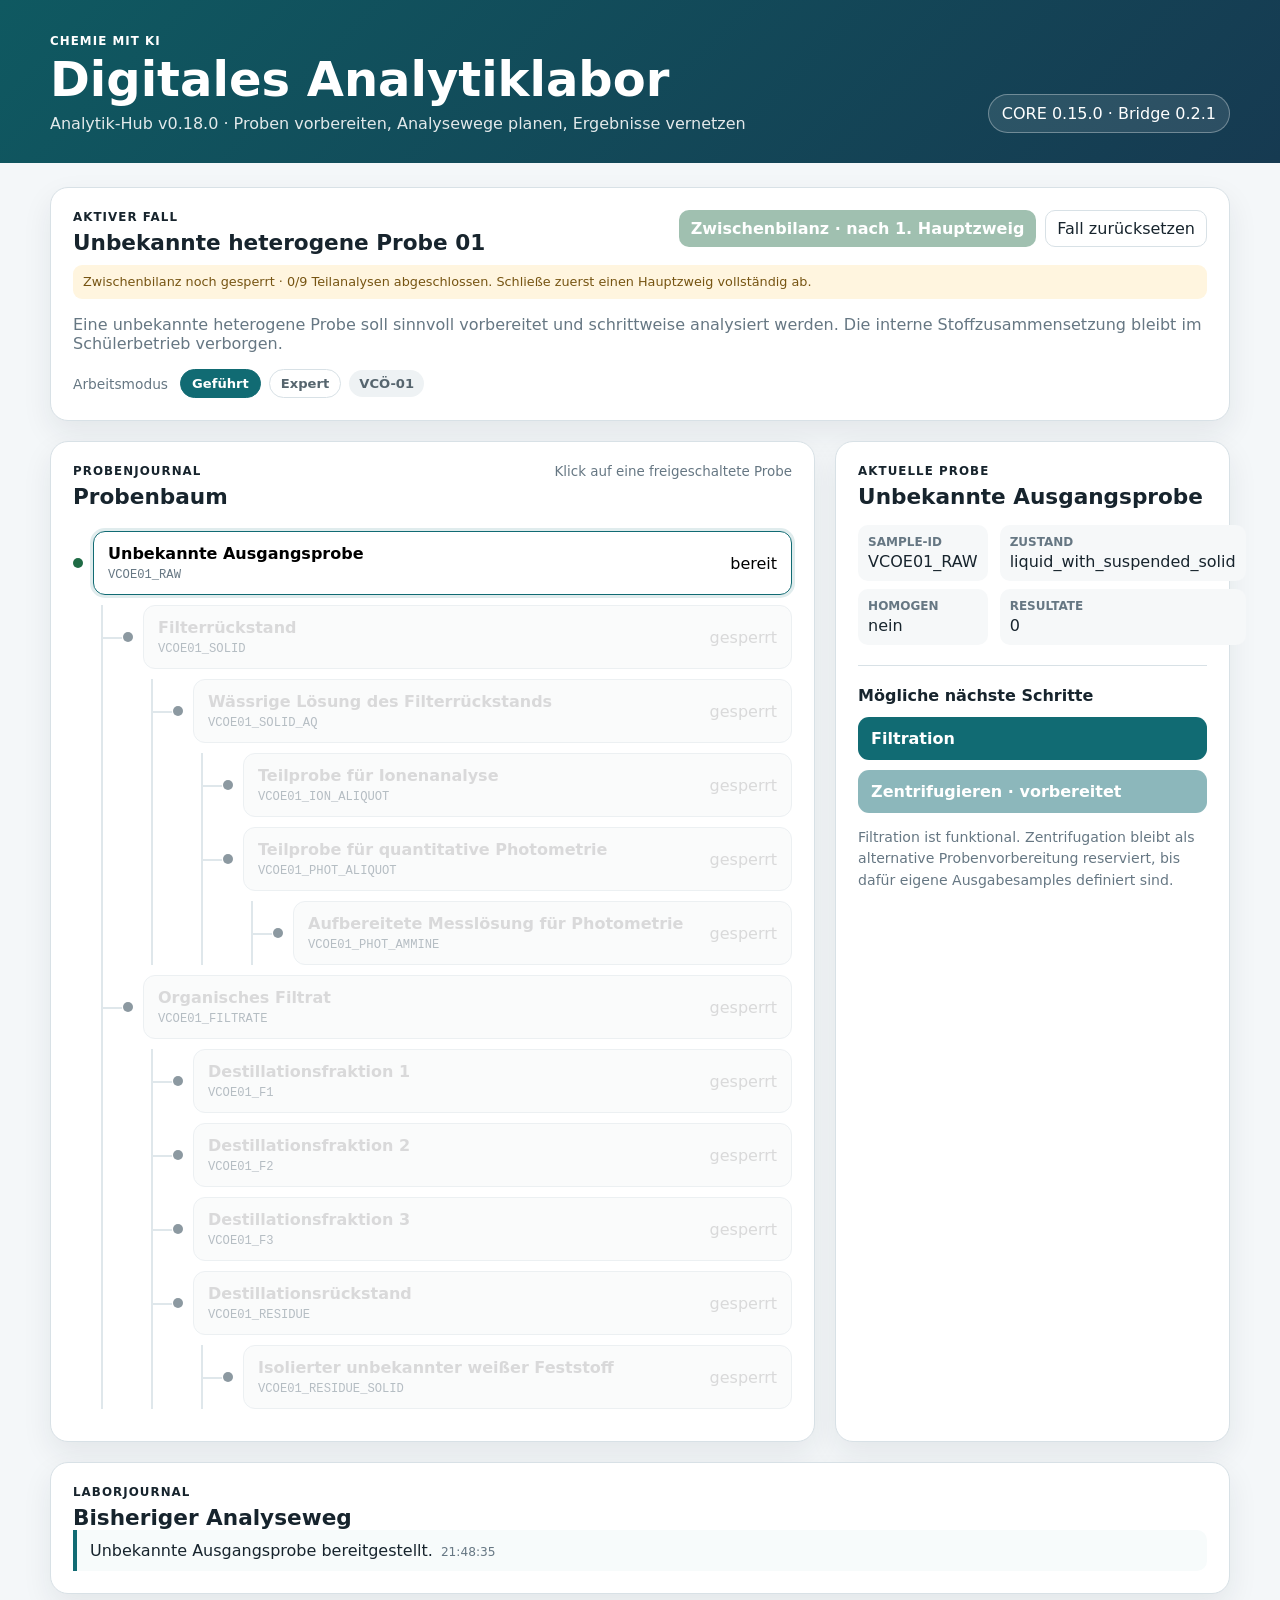
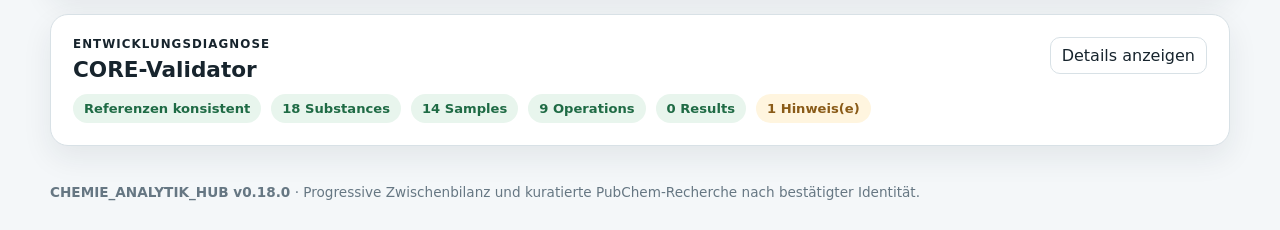
<file: index.html>
<!doctype html>
<html lang="de">
<head>
  <meta charset="utf-8">
  <meta name="viewport" content="width=device-width, initial-scale=1">
  <meta name="description" content="CHEMIE mit KI – Digitales Analytiklabor: Test-Hub für vernetzte Proben- und Analysedaten.">
  <title>CHEMIE mit KI – Digitales Analytiklabor</title>
  <link rel="stylesheet" href="styles.css?v=0.18.0">
</head>
<body>
  <header class="hero">
    <div class="wrap hero-inner">
      <div>
        <p class="eyebrow">CHEMIE mit KI</p>
        <h1>Digitales Analytiklabor</h1>
        <p class="subtitle">Analytik-Hub v0.18.0 · Proben vorbereiten, Analysewege planen, Ergebnisse vernetzen</p>
      </div>
      <div class="version-badge" id="schemaBadge">CORE …</div>
    </div>
  </header>

  <main id="workArea" class="wrap layout">
    <section class="card intro" aria-labelledby="caseTitle">
      <div class="section-head">
        <div>
          <p class="kicker">Aktiver Fall</p>
          <h2 id="caseTitle">Lade Daten …</h2>
        </div>
        <div class="case-head-actions">
          <button class="summary-open-btn" id="summaryOpenBtn" type="button" disabled>Zwischenbilanz</button>
          <button class="ghost" id="resetBtn" type="button">Fall zurücksetzen</button>
        </div>
      </div>
      <div id="summaryMissing" class="summary-missing" hidden></div>
      <p id="caseDescription" class="muted"></p>
      <div class="mode-row" aria-label="Arbeitsmodus">
        <span class="label">Arbeitsmodus</span>
        <button id="guidedModeBtn" class="mode-switch active" type="button" aria-pressed="true">Geführt</button>
        <button id="expertModeBtn" class="mode-switch" type="button" aria-pressed="false">Expert</button>
        <span class="pill">VCÖ-01</span>
      </div>
    </section>

    <section class="card tree-card" aria-labelledby="treeTitle">
      <div class="section-head">
        <div>
          <p class="kicker">Probenjournal</p>
          <h2 id="treeTitle">Probenbaum</h2>
        </div>
        <span class="muted small">Klick auf eine freigeschaltete Probe</span>
      </div>
      <div id="sampleTree" class="sample-tree" aria-live="polite"></div>
    </section>

    <aside class="card detail-card" aria-labelledby="detailTitle">
      <p class="kicker">Aktuelle Probe</p>
      <h2 id="detailTitle">–</h2>
      <div id="sampleMeta" class="meta-grid"></div>
      <div class="divider"></div>
      <h3 id="actionsTitle">Mögliche nächste Schritte</h3>
      <div id="actions" class="actions"></div>
      <p id="actionHint" class="hint"></p>
      <div id="resultGuidance" hidden></div>
    </aside>

    <section class="card journal-card" aria-labelledby="journalTitle">
      <div class="section-head">
        <div>
          <p class="kicker">Laborjournal</p>
          <h2 id="journalTitle">Bisheriger Analyseweg</h2>
        </div>
      </div>
      <div id="journal" class="journal"></div>
    </section>

    <section class="card validator-card" aria-labelledby="validatorTitle">
      <div class="section-head">
        <div>
          <p class="kicker">Entwicklungsdiagnose</p>
          <h2 id="validatorTitle">CORE-Validator</h2>
        </div>
        <button class="ghost" id="toggleDiag" type="button">Details anzeigen</button>
      </div>
      <div id="validatorSummary" class="validator-summary"></div>
      <pre id="validatorDetails" class="diag hidden"></pre>
    </section>
  </main>

  <main id="caseSummary" class="wrap case-summary hidden" aria-labelledby="summaryTitle">
    <section class="summary-hero">
      <div>
        <p class="kicker">VCÖ-01 · Abschluss</p>
        <h2 id="summaryTitle">Gesamtübersicht der Analyse</h2>
        <p id="summaryLead" class="summary-lead"></p>
      </div>
      <div class="summary-hero-actions">
        <span id="summaryStatusBadge" class="summary-status-badge"></span>
        <div class="summary-export-actions">
          <button id="summarySaveBtn" class="summary-export-btn" type="button">Bericht speichern (.md)</button>
          <button id="summaryPrintBtn" class="summary-export-btn" type="button">Drucken / PDF</button>
        </div>
        <button id="summaryBackBtn" class="summary-back-btn" type="button">Zurück zum Arbeitsbereich</button>
      </div>
    </section>

    <section class="summary-section">
      <div class="summary-section-head">
        <div>
          <p class="kicker">Analytische Route</p>
          <h3>Vom unbekannten Gemisch zu belastbaren Ergebnissen</h3>
        </div>
        <span id="summaryCompletion" class="summary-completion"></span>
      </div>
      <div id="summaryRoutes" class="summary-routes"></div>
    </section>

    <section class="summary-section">
      <div class="summary-section-head">
        <div>
          <p class="kicker">Identifizierte Bestandteile</p>
          <h3>Was wurde in der Probe nachgewiesen?</h3>
        </div>
      </div>
      <div id="summaryComponents" class="summary-components"></div>
    </section>

    <section class="summary-section">
      <div class="summary-section-head">
        <div>
          <p class="kicker">Beweisketten</p>
          <h3>Warum gelten die Identitäten als bestätigt?</h3>
        </div>
      </div>
      <div id="summaryEvidence" class="summary-evidence"></div>
    </section>

    <section class="summary-section">
      <div class="summary-section-head">
        <div>
          <p class="kicker">Quantitative Ergebnisse</p>
          <h3>Welche Mengen wurden bestimmt?</h3>
        </div>
      </div>
      <div id="summaryQuant" class="summary-quant"></div>
    </section>

    <section class="summary-section summary-conclusion">
      <div class="summary-section-head">
        <div>
          <p class="kicker">Abschließende Bewertung</p>
          <h3>Der Analysefall als Ganzes</h3>
        </div>
      </div>
      <div id="summaryAssessment" class="summary-assessment"></div>
      <div class="summary-report">
        <h4>Protokollhilfe · Kurzfassung</h4>
        <p id="summaryReportText"></p>
      </div>
    </section>
  </main>

  <footer class="footer">
    <div class="wrap">
      <strong>CHEMIE_ANALYTIK_HUB v0.18.0</strong>
      <span> · Progressive Zwischenbilanz und kuratierte PubChem-Recherche nach bestätigter Identität.</span>
    </div>
  </footer>

  <script src="bridge/chemie-analytik-bridge.js"></script>
  <script src="app.js?v=0.18.0" defer></script>
</body>
</html>
</file>
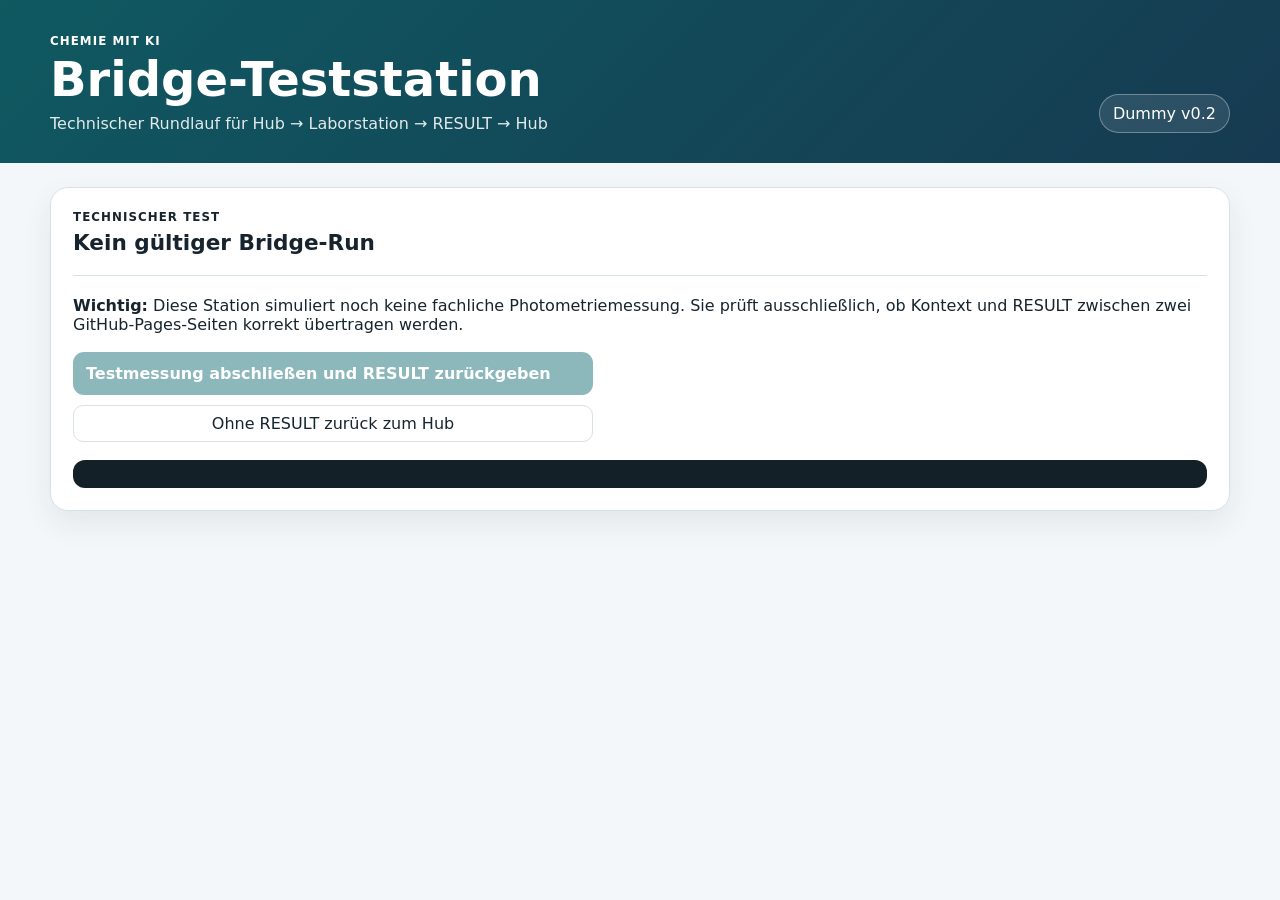
<file: dummy-lab.html>
<!doctype html>
<html lang="de">
<head>
  <meta charset="utf-8">
  <meta name="viewport" content="width=device-width, initial-scale=1">
  <title>CHEMIE mit KI – Bridge-Teststation</title>
  <link rel="stylesheet" href="styles.css">
</head>
<body>
  <header class="hero">
    <div class="wrap hero-inner">
      <div>
        <p class="eyebrow">CHEMIE mit KI</p>
        <h1>Bridge-Teststation</h1>
        <p class="subtitle">Technischer Rundlauf für Hub → Laborstation → RESULT → Hub</p>
      </div>
      <div class="version-badge">Dummy v0.2</div>
    </div>
  </header>
  <main class="wrap" style="padding:24px 0 38px">
    <section class="card">
      <p class="kicker">Technischer Test</p>
      <h2 id="title">Lade Run …</h2>
      <p class="muted" id="meta"></p>
      <div class="divider"></div>
      <p><strong>Wichtig:</strong> Diese Station simuliert noch keine fachliche Photometriemessung. Sie prüft ausschließlich, ob Kontext und RESULT zwischen zwei GitHub-Pages-Seiten korrekt übertragen werden.</p>
      <div class="actions" style="max-width:520px;margin-top:18px">
        <button class="action-btn" id="completeBtn" type="button">Testmessung abschließen und RESULT zurückgeben</button>
        <button class="ghost" id="cancelBtn" type="button">Ohne RESULT zurück zum Hub</button>
      </div>
      <pre id="details" class="diag" style="margin-top:18px"></pre>
    </section>
  </main>
  <script src="bridge/chemie-analytik-bridge.js"></script>
  <script src="dummy-lab.js"></script>
</body>
</html>
</file>
<file: styles.css>
:root {
  --bg: #f4f7f9;
  --panel: #ffffff;
  --ink: #17242d;
  --muted: #667783;
  --line: #d8e1e6;
  --accent: #116b73;
  --accent-soft: #e7f4f4;
  --accent-2: #8a5b18;
  --warn-soft: #fff5df;
  --ok: #1f6b45;
  --ok-soft: #e8f5ed;
  --locked: #8c99a1;
  --shadow: 0 12px 30px rgba(23, 36, 45, 0.08);
}
* { box-sizing: border-box; }
html { color-scheme: light; }
body {
  margin: 0;
  font-family: Inter, ui-sans-serif, system-ui, -apple-system, BlinkMacSystemFont, "Segoe UI", sans-serif;
  color: var(--ink);
  background: var(--bg);
}
button { font: inherit; }
.wrap { width: min(1180px, calc(100% - 32px)); margin-inline: auto; }
.hero {
  background: linear-gradient(135deg, #0f5961, #163a51);
  color: #fff;
  padding: 34px 0 30px;
}
.hero-inner { display: flex; justify-content: space-between; align-items: end; gap: 24px; }
.eyebrow, .kicker { margin: 0 0 6px; font-weight: 800; letter-spacing: .09em; text-transform: uppercase; font-size: .74rem; }
.hero h1 { margin: 0; font-size: clamp(2rem, 4vw, 3rem); line-height: 1.05; }
.subtitle { margin: 10px 0 0; opacity: .88; max-width: 760px; }
.version-badge { padding: 9px 13px; border: 1px solid rgba(255,255,255,.32); border-radius: 999px; background: rgba(255,255,255,.1); white-space: nowrap; }
.layout {
  display: grid;
  grid-template-columns: minmax(0, 1.55fr) minmax(300px, .8fr);
  gap: 20px;
  padding: 24px 0 38px;
}
.card { background: var(--panel); border: 1px solid var(--line); border-radius: 18px; box-shadow: var(--shadow); padding: 22px; }
.intro, .validator-card { grid-column: 1 / -1; }
.tree-card { min-height: 460px; }
.journal-card { grid-column: 1 / -1; }
.section-head { display: flex; justify-content: space-between; align-items: start; gap: 16px; }
h2 { margin: 0; font-size: 1.35rem; }
h3 { margin: 0 0 12px; font-size: 1rem; }
.muted { color: var(--muted); }
.small { font-size: .84rem; }
.mode-row { display: flex; gap: 8px; flex-wrap: wrap; align-items: center; margin-top: 16px; }
.label { color: var(--muted); font-size: .86rem; margin-right: 4px; }
.pill { background: #eef2f4; color: #56656e; border-radius: 999px; padding: 6px 10px; font-size: .82rem; font-weight: 700; }
.pill.active { background: var(--accent-soft); color: var(--accent); }
.mode-switch{border:1px solid var(--line);background:#fff;color:#56656e;border-radius:999px;padding:6px 11px;font-size:.82rem;font-weight:800;cursor:pointer}
.mode-switch:hover{border-color:#8bbdc0;background:#fbfefe}
.mode-switch.active{background:var(--accent);border-color:var(--accent);color:#fff}
.expert-mode .hint{min-height:0}
.expert-mode .detail-card .hint:empty{display:none}
.expert-mode .guidance-box.expert-compact p{margin-bottom:0}

.ghost { border: 1px solid var(--line); background: #fff; color: var(--ink); border-radius: 10px; padding: 8px 11px; cursor: pointer; }
.ghost:hover { border-color: #aebcc4; background: #f8fafb; }
.sample-tree { padding-top: 12px; }
.tree-node { position: relative; margin-left: 0; }
.tree-children { margin-left: 28px; padding-left: 20px; border-left: 2px solid #dfe7eb; }
.node-row { position: relative; display: flex; align-items: center; gap: 10px; margin: 10px 0; }
.tree-children > .tree-node > .node-row::before { content: ""; position: absolute; width: 19px; border-top: 2px solid #dfe7eb; left: -20px; top: 50%; }
.sample-btn { width: 100%; text-align: left; border: 1px solid var(--line); background: #fff; border-radius: 12px; padding: 12px 14px; cursor: pointer; display: flex; justify-content: space-between; gap: 16px; align-items: center; }
.sample-btn:hover:not(:disabled) { border-color: #8bbdc0; background: #fbfefe; }
.sample-btn.selected { outline: 3px solid rgba(17,107,115,.13); border-color: var(--accent); }
.sample-btn.locked { opacity: .48; cursor: not-allowed; background: #f6f7f8; }
.sample-name { font-weight: 800; }
.sample-id { font-size: .76rem; color: var(--muted); font-family: ui-monospace, SFMono-Regular, Menlo, Consolas, monospace; }
.state-dot { width: 10px; height: 10px; flex: 0 0 10px; border-radius: 50%; background: var(--ok); }
.state-dot.locked { background: var(--locked); }
.meta-grid { display: grid; grid-template-columns: 1fr 1fr; gap: 8px 12px; margin-top: 16px; }
.meta-item { padding: 10px; background: #f6f8f9; border-radius: 10px; }
.meta-item b { display: block; font-size: .75rem; text-transform: uppercase; color: var(--muted); margin-bottom: 3px; }
.divider { height: 1px; background: var(--line); margin: 20px 0; }
.actions { display: grid; gap: 10px; }
.action-btn { border: 0; border-radius: 11px; padding: 12px 13px; cursor: pointer; text-align: left; font-weight: 800; background: var(--accent); color: #fff; }
.action-btn.secondary { background: #edf2f4; color: #485a65; }
.action-btn:disabled { opacity: .48; cursor: not-allowed; }
.hint { color: var(--muted); font-size: .88rem; line-height: 1.5; min-height: 2.5em; }
.journal { display: grid; gap: 10px; }
.journal-entry { border-left: 4px solid var(--accent); background: #f7fbfb; border-radius: 0 10px 10px 0; padding: 11px 13px; }
.journal-entry time { font-size: .76rem; color: var(--muted); margin-left: 8px; }
.empty { color: var(--muted); font-style: italic; }
.validator-summary { display: flex; gap: 10px; flex-wrap: wrap; margin-top: 12px; }
.status { border-radius: 999px; padding: 7px 11px; font-size: .82rem; font-weight: 800; }
.status.ok { background: var(--ok-soft); color: var(--ok); }
.status.warn { background: var(--warn-soft); color: var(--accent-2); }
.diag { margin: 16px 0 0; padding: 14px; background: #142027; color: #d9e5ea; border-radius: 12px; white-space: pre-wrap; overflow: auto; max-height: 300px; font-size: .8rem; }
.hidden { display: none; }
.footer { color: var(--muted); font-size: .85rem; padding: 0 0 30px; }
@media (max-width: 820px) {
  .layout { grid-template-columns: 1fr; }
  .intro, .validator-card, .journal-card { grid-column: auto; }
  .hero-inner { align-items: start; flex-direction: column; }
  .section-head { flex-direction: column; }
}

.journal-tag { display: inline-block; margin-right: 8px; padding: 2px 7px; border-radius: 999px; background: var(--accent-soft); color: var(--accent); font-size: .72rem; font-weight: 800; letter-spacing: .04em; }

.guidance-box{margin-top:16px;padding:13px 14px;border:1px solid #b8d9d9;border-radius:12px;background:#f1f9f9;color:var(--ink)}
.guidance-box strong{display:block;margin-bottom:6px;color:var(--accent)}
.guidance-box p{margin:0 0 8px;color:var(--muted);font-size:.88rem;line-height:1.45}
.guidance-box ol{margin:0;padding-left:20px;font-size:.88rem;line-height:1.5}
.guidance-box li+li{margin-top:5px}

.guidance-box.real-experiment{border-color:#d7c18a;background:#fff9e9}
.guidance-box.real-experiment strong{color:#7c5a13}


/* v0.8 · GC-Peak → STRUKTUR-LAB */
.gc-guidance{border-color:#b5cfdb;background:#f3f8fb}
.gc-peak-list{display:grid;gap:8px;margin-top:10px}
.gc-peak-row{display:grid;grid-template-columns:minmax(120px,.8fr) minmax(120px,.8fr) minmax(180px,1.2fr);gap:10px;align-items:center;padding:10px;border:1px solid #d6e3e9;border-radius:10px;background:#fff}
.gc-peak-row>div:first-child{display:grid;gap:2px}.gc-peak-row>div:first-child span{font-size:.8rem;color:var(--muted)}
.peak-status{justify-self:start;border-radius:999px;padding:5px 8px;background:#eef2f4;color:#56656e;font-size:.78rem;font-weight:800}
.peak-status.supported{background:var(--ok-soft);color:var(--ok)}
.peak-structure-btn{border:0;border-radius:9px;padding:9px 10px;background:var(--accent);color:#fff;font-weight:800;cursor:pointer}
.peak-next{font-size:.82rem;color:var(--muted);line-height:1.35}
@media(max-width:700px){.gc-peak-row{grid-template-columns:1fr}}

.peak-status.confirmed{background:#dff4e8;color:#155f3b}
.peak-confirm-btn{border:0;border-radius:9px;padding:9px 10px;background:#8a5b18;color:#fff;font-weight:800;cursor:pointer}
.confirmed-text{color:#1f6b45;font-weight:700}

.peak-status.known{background:#eee7fb;color:#6542a5}
.peak-known-confirm-btn{border:0;border-radius:9px;padding:9px 10px;background:#6f4aa8;color:#fff;font-weight:800;cursor:pointer}
.mixture-warning{margin:9px 0 11px;padding:10px 12px;border:1px solid #e4bd73;border-radius:10px;background:#fff7e7;color:#69490e}
.mixture-warning p{margin:.35rem 0 0;color:#765a27}
.mixture-locked{color:#8a6b2e}


/* v0.10 · organische Feststoff-Voranalyse */
.organic-screening{border-color:#cbb5dd;background:#faf6fd}
.organic-screening>strong{color:#67427f}
.organic-screening ul{margin:8px 0 10px;padding-left:20px;font-size:.88rem;line-height:1.5}
.organic-screening li+li{margin-top:5px}
.organic-screening li strong{display:inline;color:#49305b}
.screening-next{margin-top:10px!important;padding-top:9px;border-top:1px solid #e2d7e9}

.solid-structure-btn{margin-top:9px;border:0;border-radius:9px;padding:9px 11px;background:#67427f;color:#fff;font-weight:800;cursor:pointer}
.solid-structure-state{display:flex;gap:10px;align-items:center;flex-wrap:wrap;margin-top:10px;padding-top:9px;border-top:1px solid #e2d7e9}

.solid-melting-btn{border:0;border-radius:9px;padding:9px 11px;background:#176b54;color:#fff;font-weight:800;cursor:pointer}

.solid-quant-btn{border:0;border-radius:9px;padding:9px 11px;background:#1f6b45;color:#fff;font-weight:800;cursor:pointer}
.quant-result{font-weight:850;color:#1f6b45;background:#e8f5ed;border-radius:9px;padding:7px 9px}
.quant-complete{align-items:center}


/* v0.14 · Fallabschluss */
.case-head-actions{display:flex;gap:9px;align-items:center;flex-wrap:wrap}
.summary-open-btn{border:0;border-radius:10px;padding:9px 12px;background:var(--ok);color:#fff;font-weight:850;cursor:pointer}
.summary-open-btn:disabled{opacity:.42;cursor:not-allowed}
.case-summary{padding:24px 0 42px;display:grid;gap:18px}
.case-summary.hidden{display:none}
.summary-hero{background:linear-gradient(135deg,#103f46,#174f5c 58%,#205a4a);color:#fff;border-radius:22px;padding:26px;box-shadow:var(--shadow);display:flex;justify-content:space-between;gap:22px;align-items:flex-start}
.summary-hero h2{font-size:clamp(1.8rem,3.2vw,2.5rem);margin:0}.summary-lead{max-width:760px;margin:.7rem 0 0;color:#d9eaeb;line-height:1.55}
.summary-hero-actions{display:grid;justify-items:end;gap:10px}
.summary-status-badge{display:inline-flex;border:1px solid rgba(255,255,255,.34);background:rgba(255,255,255,.12);padding:7px 11px;border-radius:999px;font-size:.8rem;font-weight:850;white-space:nowrap}
.summary-back-btn{border:1px solid rgba(255,255,255,.35);background:#fff;color:#173f46;border-radius:10px;padding:9px 11px;font-weight:800;cursor:pointer}
.summary-export-actions{display:flex;gap:8px;flex-wrap:wrap;justify-content:flex-end}
.summary-export-btn{border:1px solid rgba(255,255,255,.38);background:rgba(255,255,255,.12);color:#fff;border-radius:10px;padding:8px 10px;font-weight:800;cursor:pointer}
.summary-export-btn:hover{background:rgba(255,255,255,.2)}

.summary-section{background:#fff;border:1px solid var(--line);border-radius:18px;box-shadow:var(--shadow);padding:22px}
.summary-section-head{display:flex;justify-content:space-between;gap:16px;align-items:flex-start;margin-bottom:15px}.summary-section-head h3{font-size:1.2rem;margin:0}.summary-completion{font-size:.82rem;font-weight:850;border-radius:999px;background:var(--ok-soft);color:var(--ok);padding:6px 10px}
.summary-routes{display:grid;grid-template-columns:repeat(3,minmax(0,1fr));gap:12px}
.route-card{border:1px solid var(--line);border-radius:14px;padding:14px;background:#fafcfd}
.route-card.inorganic{border-top:4px solid #3979a8}.route-card.volatile{border-top:4px solid #0d7d83}.route-card.solid{border-top:4px solid #754e87}
.route-title-row{display:flex;justify-content:space-between;align-items:flex-start;gap:10px;margin-bottom:10px}
.route-title-row h4{margin:0;font-size:1rem}
.branch-status{display:inline-flex;border-radius:999px;padding:4px 7px;font-size:.7rem;font-weight:850;white-space:nowrap;background:#eef2f4;color:#64747d}
.branch-status.done{background:var(--ok-soft);color:var(--ok)}
.branch-status.active{background:#fff3d9;color:#7a5815}
.branch-status.pending{background:#eef2f4;color:#6c7b83}
.route-steps{display:grid;gap:7px}.route-step{display:grid;grid-template-columns:22px 1fr;gap:8px;align-items:start;font-size:.84rem;line-height:1.35;color:#435660}
.route-step i{display:grid;place-items:center;width:20px;height:20px;border-radius:50%;font-style:normal;font-size:.72rem;font-weight:900;background:#edf2f4;color:#61717a}.route-step.done i{background:var(--ok-soft);color:var(--ok)}
.summary-components{display:grid;grid-template-columns:repeat(4,minmax(0,1fr));gap:12px}.component-card{border:1px solid var(--line);border-radius:14px;padding:14px;background:#fff;position:relative;overflow:hidden}.component-card::before{content:"";position:absolute;left:0;top:0;bottom:0;width:4px;background:#8aa2ad}.component-card.inorganic::before{background:#3979a8}.component-card.volatile::before{background:#0d7d83}.component-card.solid::before{background:#754e87}
.component-name{font-size:1.05rem;font-weight:900}.component-formula{font-family:ui-monospace,SFMono-Regular,Menlo,Consolas,monospace;color:var(--muted);font-size:.82rem;margin-top:2px}.component-status{display:inline-flex;margin-top:10px;border-radius:999px;padding:5px 8px;background:var(--ok-soft);color:var(--ok);font-size:.75rem;font-weight:850}.component-note{margin-top:9px;color:var(--muted);font-size:.82rem;line-height:1.4}
.component-reference{display:inline-flex;margin-top:11px;font-size:.79rem;font-weight:800;color:var(--accent);text-decoration:none;border-bottom:1px solid rgba(17,107,115,.28)}
.component-reference:hover{border-bottom-color:var(--accent)}
.summary-empty{grid-column:1/-1;padding:13px 14px;border:1px dashed #c9d5da;border-radius:12px;background:#fafcfd;color:var(--muted);font-size:.84rem;line-height:1.45}
.summary-evidence{display:grid;grid-template-columns:repeat(2,minmax(0,1fr));gap:12px}.evidence-card{border:1px solid var(--line);border-radius:14px;padding:15px;background:#fbfcfd}.evidence-card h4{margin:0 0 8px;font-size:1rem}.evidence-chain{display:flex;flex-wrap:wrap;gap:6px;align-items:center}.evidence-chip{border-radius:999px;padding:6px 8px;background:#eef4f5;color:#3d5b64;font-size:.75rem;font-weight:760}.evidence-arrow{color:#9bacb4;font-size:.9rem}.evidence-verdict{margin-top:10px;font-size:.82rem;color:var(--ok);font-weight:800}
.summary-quant{display:grid;grid-template-columns:repeat(2,minmax(0,1fr));gap:12px}.quant-card{border:1px solid var(--line);border-radius:14px;padding:15px;background:#fbfcfd}.quant-card h4{margin:0 0 10px}.quant-main{font-size:1.45rem;font-weight:900;color:#174d3a}.quant-sub{display:grid;gap:4px;margin-top:8px;color:var(--muted);font-size:.82rem}.quant-pending{background:var(--warn-soft);color:#775515;border-radius:9px;padding:9px 10px;font-size:.82rem;line-height:1.4}
.summary-assessment{display:grid;grid-template-columns:repeat(4,minmax(0,1fr));gap:10px}.assessment-metric{border-radius:13px;padding:13px;background:#f4f8f8;border:1px solid #d7e4e5}.assessment-metric strong{display:block;font-size:1.35rem;color:#174d3a}.assessment-metric span{display:block;margin-top:3px;color:var(--muted);font-size:.78rem}
.summary-report{margin-top:15px;padding:15px 16px;border-radius:13px;background:#f7fafb;border-left:4px solid var(--accent)}.summary-report h4{margin:0 0 7px}.summary-report p{margin:0;color:#455b65;line-height:1.55}
@media(max-width:980px){.summary-routes{grid-template-columns:1fr}.summary-components{grid-template-columns:repeat(2,1fr)}.summary-evidence,.summary-quant{grid-template-columns:1fr}.summary-assessment{grid-template-columns:repeat(2,1fr)}}
@media(max-width:620px){.summary-hero,.summary-section-head{flex-direction:column}.summary-hero-actions{justify-items:start}.summary-components,.summary-assessment{grid-template-columns:1fr}.case-head-actions{width:100%}}

.summary-missing{margin-top:10px;padding:8px 10px;border-radius:9px;background:#fff5df;color:#765412;font-size:.8rem;line-height:1.4}
.completion-guidance{border-color:#b9d7c7;background:#f3faf6}
.completion-guidance strong{color:#1f6b45}

.phot-eval-guidance{border-color:#b8cfdf;background:#f1f7fb}
.phot-eval-guidance strong{color:#245f7c}
.phot-eval-btn{margin-top:8px;border:0;border-radius:9px;padding:9px 11px;background:#245f7c;color:#fff;font-weight:800;cursor:pointer}


@media print{
  @page{size:A4;margin:13mm}
  body{background:#fff;color:#17212b;font-size:10.5pt}
  body>.hero,#workArea,.footer{display:none!important}
  #caseSummary{display:block!important;max-width:none!important;padding:0!important}
  .summary-hero{box-shadow:none;border:1px solid #8aa2ad;border-radius:10px;padding:16px;background:#fff!important;color:#17212b!important}
  .summary-hero .kicker,.summary-hero h2{color:#17212b!important}
  .summary-lead{color:#455b65!important}
  .summary-status-badge{background:#eef4f5!important;color:#173f46!important;border-color:#aebfc5!important}
  .summary-export-actions,.summary-back-btn{display:none!important}
  .summary-section{box-shadow:none;border-radius:9px;padding:14px;margin-top:10px;break-inside:avoid}
  .summary-routes{grid-template-columns:1fr 1fr 1fr;gap:7px}
  .summary-components{grid-template-columns:1fr 1fr;gap:7px}
  .summary-evidence,.summary-quant{grid-template-columns:1fr 1fr;gap:7px}
  .summary-assessment{grid-template-columns:1fr 1fr}
  .route-card,.component-card,.evidence-card,.quant-card{break-inside:avoid}
  a{color:#173f46!important;text-decoration:underline}
}

.elemental-evidence{display:inline-flex;align-items:center;border-radius:999px;padding:5px 8px;background:#eef0fb;color:#4d4a86;font-size:.75rem;font-weight:800}

.expert-skip-btn{border-style:dashed;border-color:rgba(96,165,250,.65);background:rgba(30,64,175,.10)}
.expert-skip-btn:hover{background:rgba(30,64,175,.18)}
.elemental-evidence.skipped{background:#f4f1fb;color:#62508f}
</file>
